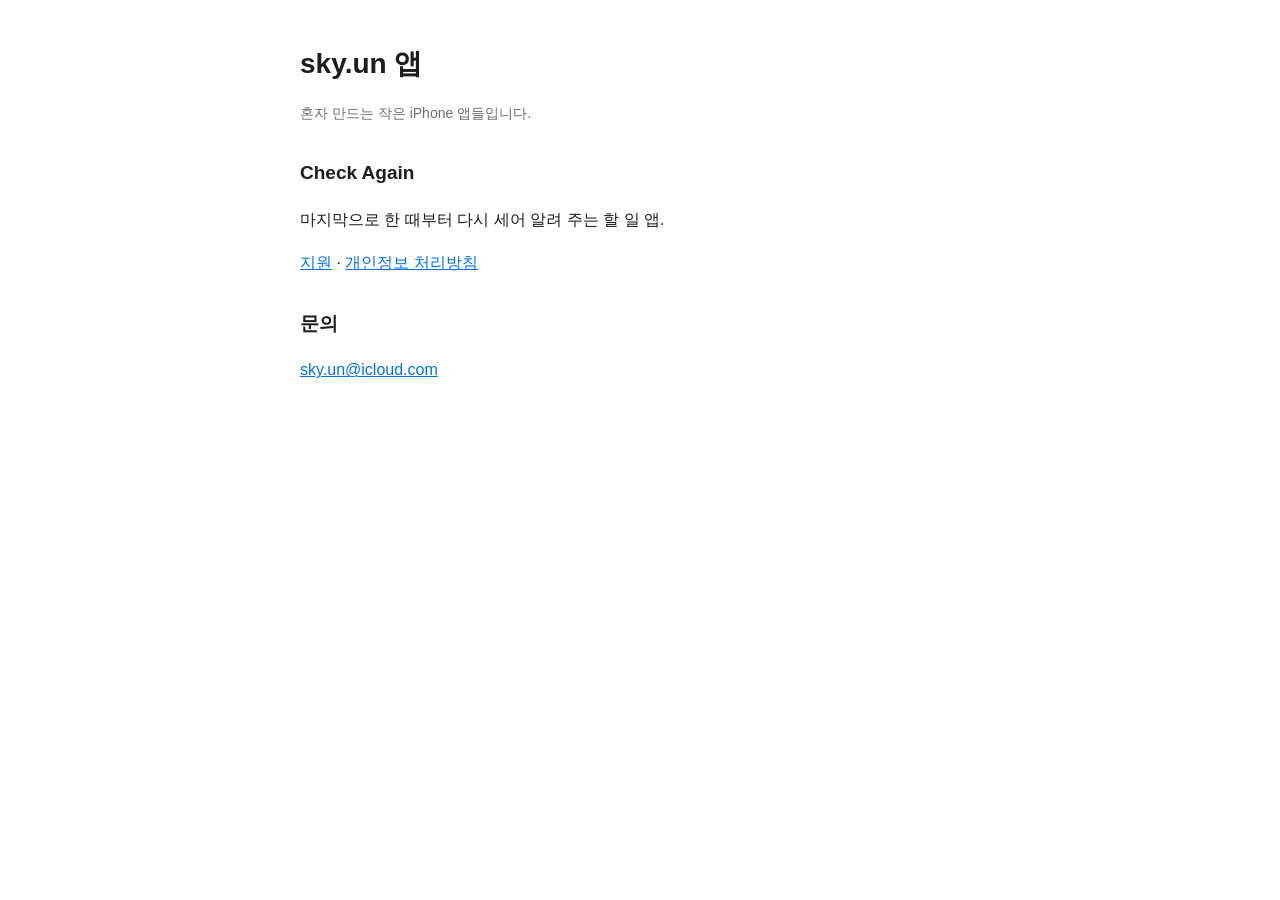
<file: apps/index.html>
<!doctype html><html lang="ko"><head><meta charset="utf-8"><meta name="viewport" content="width=device-width,initial-scale=1">
<title>sky.un 앱</title><link rel="stylesheet" href="style.css"></head><body>
<h1>sky.un 앱</h1>
<p class="muted">혼자 만드는 작은 iPhone 앱들입니다.</p>
<h2>Check Again</h2>
<p>마지막으로 한 때부터 다시 세어 알려 주는 할 일 앱.</p>
<p><a href="checkagain/support.html">지원</a> · <a href="checkagain/privacy.html">개인정보 처리방침</a></p>
<h2>문의</h2>
<p><a href="mailto:sky.un@icloud.com">sky.un@icloud.com</a></p>
</body></html>
</file>
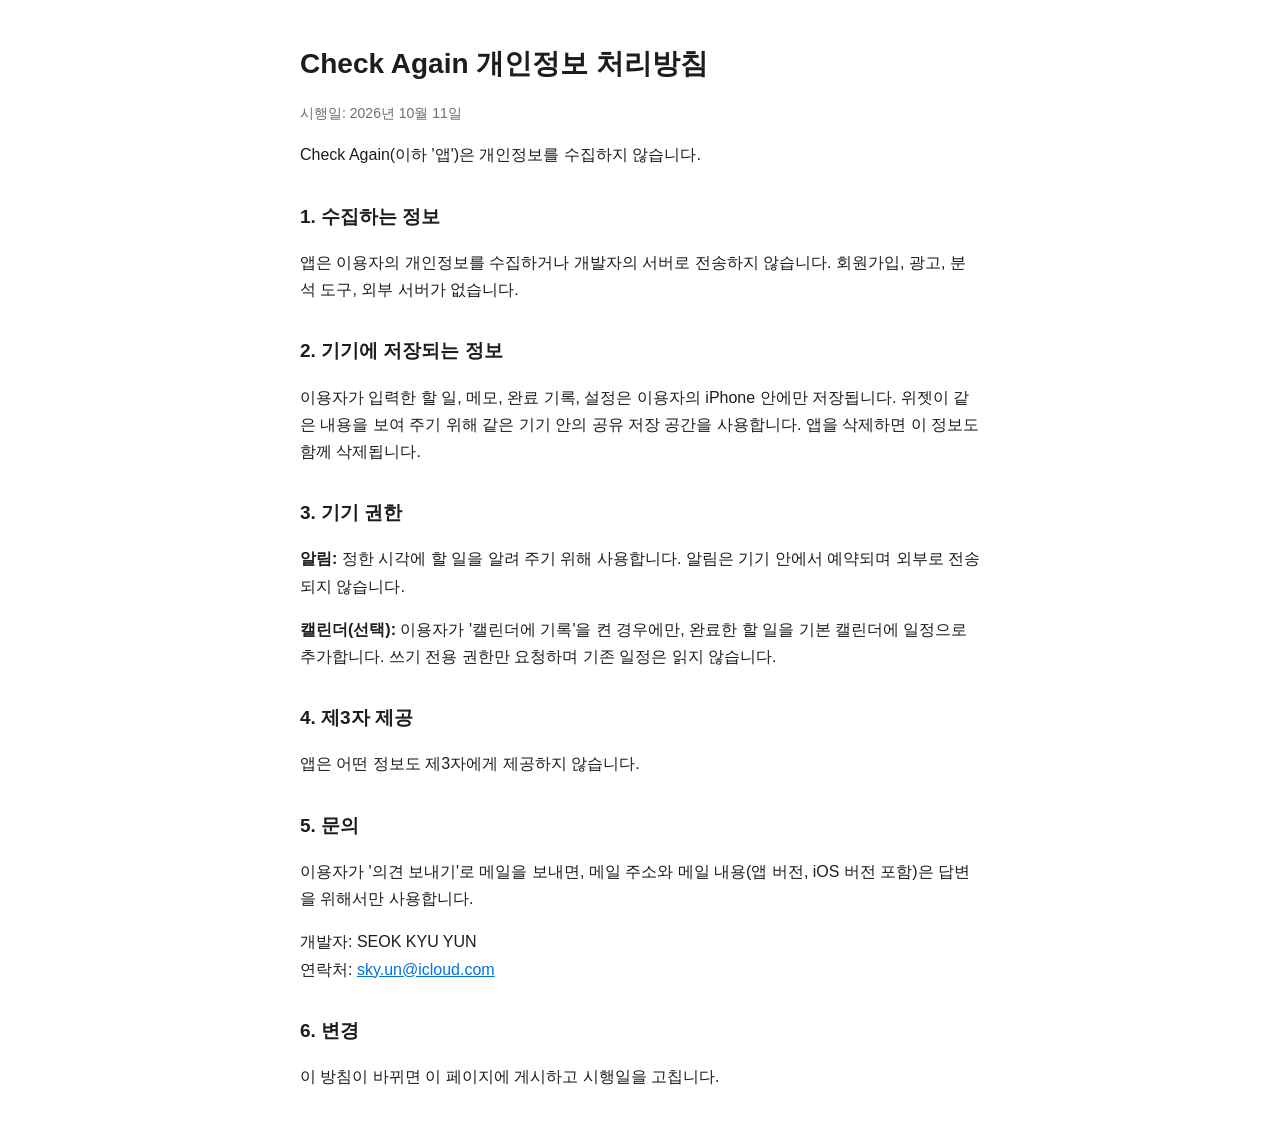
<file: apps/checkagain/privacy.html>
<!doctype html><html lang="ko"><head><meta charset="utf-8"><meta name="viewport" content="width=device-width,initial-scale=1">
<title>Check Again 개인정보 처리방침</title><link rel="stylesheet" href="../style.css"></head><body>
<h1>Check Again 개인정보 처리방침</h1>
<p class="muted">시행일: 2026년 10월 11일</p>

<p>Check Again(이하 '앱')은 개인정보를 수집하지 않습니다.</p>

<h2>1. 수집하는 정보</h2>
<p>앱은 이용자의 개인정보를 수집하거나 개발자의 서버로 전송하지 않습니다. 회원가입, 광고, 분석 도구, 외부 서버가 없습니다.</p>

<h2>2. 기기에 저장되는 정보</h2>
<p>이용자가 입력한 할 일, 메모, 완료 기록, 설정은 이용자의 iPhone 안에만 저장됩니다. 위젯이 같은 내용을 보여 주기 위해 같은 기기 안의 공유 저장 공간을 사용합니다. 앱을 삭제하면 이 정보도 함께 삭제됩니다.</p>

<h2>3. 기기 권한</h2>
<p><b>알림:</b> 정한 시각에 할 일을 알려 주기 위해 사용합니다. 알림은 기기 안에서 예약되며 외부로 전송되지 않습니다.</p>
<p><b>캘린더(선택):</b> 이용자가 '캘린더에 기록'을 켠 경우에만, 완료한 할 일을 기본 캘린더에 일정으로 추가합니다. 쓰기 전용 권한만 요청하며 기존 일정은 읽지 않습니다.</p>

<h2>4. 제3자 제공</h2>
<p>앱은 어떤 정보도 제3자에게 제공하지 않습니다.</p>

<h2>5. 문의</h2>
<p>이용자가 '의견 보내기'로 메일을 보내면, 메일 주소와 메일 내용(앱 버전, iOS 버전 포함)은 답변을 위해서만 사용합니다.</p>
<p>개발자: SEOK KYU YUN<br>연락처: <a href="mailto:sky.un@icloud.com">sky.un@icloud.com</a></p>

<h2>6. 변경</h2>
<p>이 방침이 바뀌면 이 페이지에 게시하고 시행일을 고칩니다.</p>
</body></html>
</file>
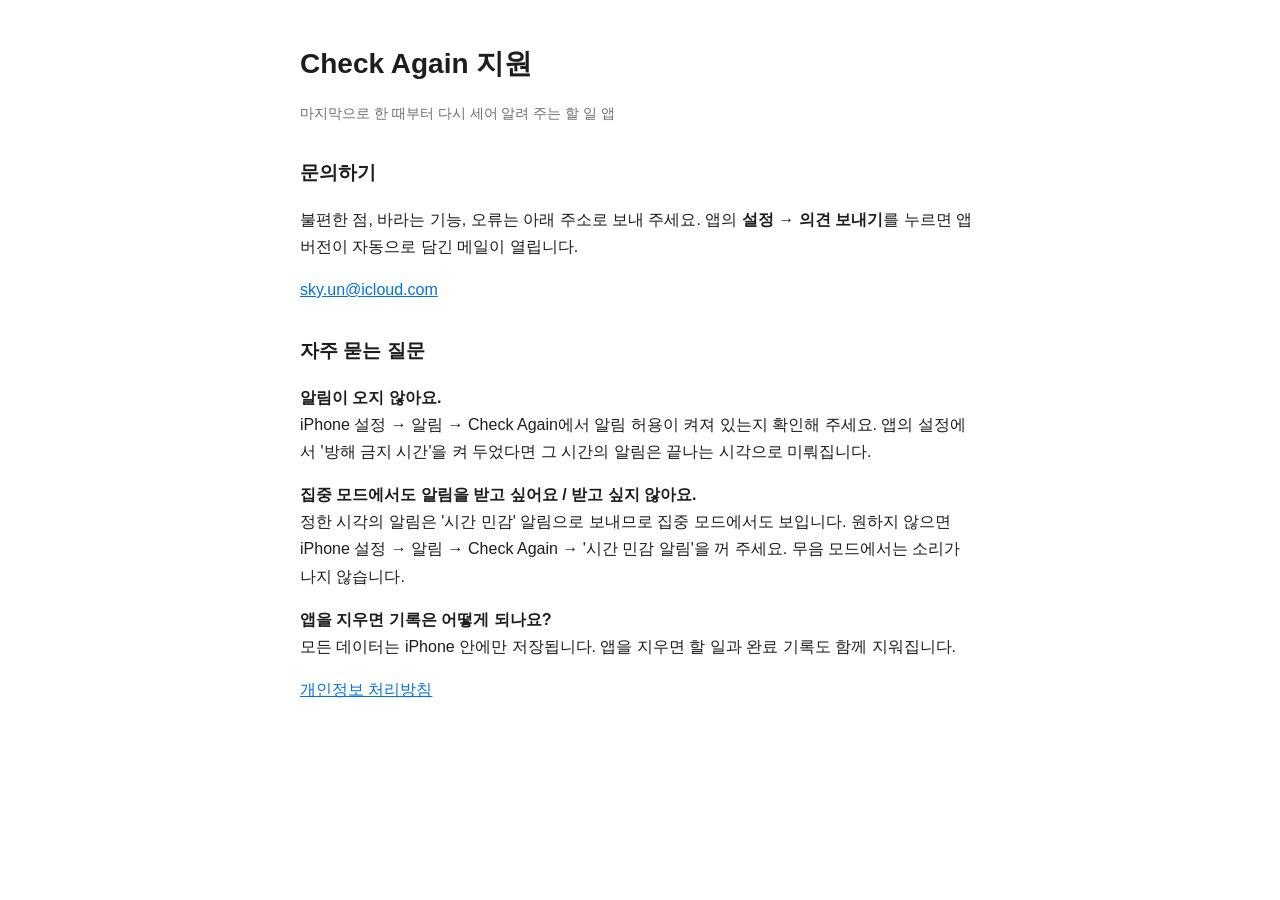
<file: apps/checkagain/support.html>
<!doctype html><html lang="ko"><head><meta charset="utf-8"><meta name="viewport" content="width=device-width,initial-scale=1">
<title>Check Again 지원</title><link rel="stylesheet" href="../style.css"></head><body>
<h1>Check Again 지원</h1>
<p class="muted">마지막으로 한 때부터 다시 세어 알려 주는 할 일 앱</p>

<h2>문의하기</h2>
<p>불편한 점, 바라는 기능, 오류는 아래 주소로 보내 주세요. 앱의 <b>설정 → 의견 보내기</b>를 누르면 앱 버전이 자동으로 담긴 메일이 열립니다.</p>
<p><a href="mailto:sky.un@icloud.com?subject=Check%20Again%20%EB%AC%B8%EC%9D%98">sky.un@icloud.com</a></p>

<h2>자주 묻는 질문</h2>
<p><b>알림이 오지 않아요.</b><br>iPhone 설정 → 알림 → Check Again에서 알림 허용이 켜져 있는지 확인해 주세요. 앱의 설정에서 '방해 금지 시간'을 켜 두었다면 그 시간의 알림은 끝나는 시각으로 미뤄집니다.</p>
<p><b>집중 모드에서도 알림을 받고 싶어요 / 받고 싶지 않아요.</b><br>정한 시각의 알림은 '시간 민감' 알림으로 보내므로 집중 모드에서도 보입니다. 원하지 않으면 iPhone 설정 → 알림 → Check Again → '시간 민감 알림'을 꺼 주세요. 무음 모드에서는 소리가 나지 않습니다.</p>
<p><b>앱을 지우면 기록은 어떻게 되나요?</b><br>모든 데이터는 iPhone 안에만 저장됩니다. 앱을 지우면 할 일과 완료 기록도 함께 지워집니다.</p>
<p><a href="privacy.html">개인정보 처리방침</a></p>
</body></html>
</file>
<file: apps/style.css>
body{font:16px/1.7 -apple-system,BlinkMacSystemFont,"Apple SD Gothic Neo",sans-serif;max-width:680px;margin:40px auto;padding:0 20px;color:#1d1d1f}
h1{font-size:28px;margin-bottom:4px}h2{font-size:19px;margin-top:32px}
.muted{color:#6e6e73;font-size:14px}a{color:#0071e3}
@media (prefers-color-scheme:dark){body{background:#000;color:#f5f5f7}.muted{color:#a1a1a6}a{color:#2997ff}}
</file>
